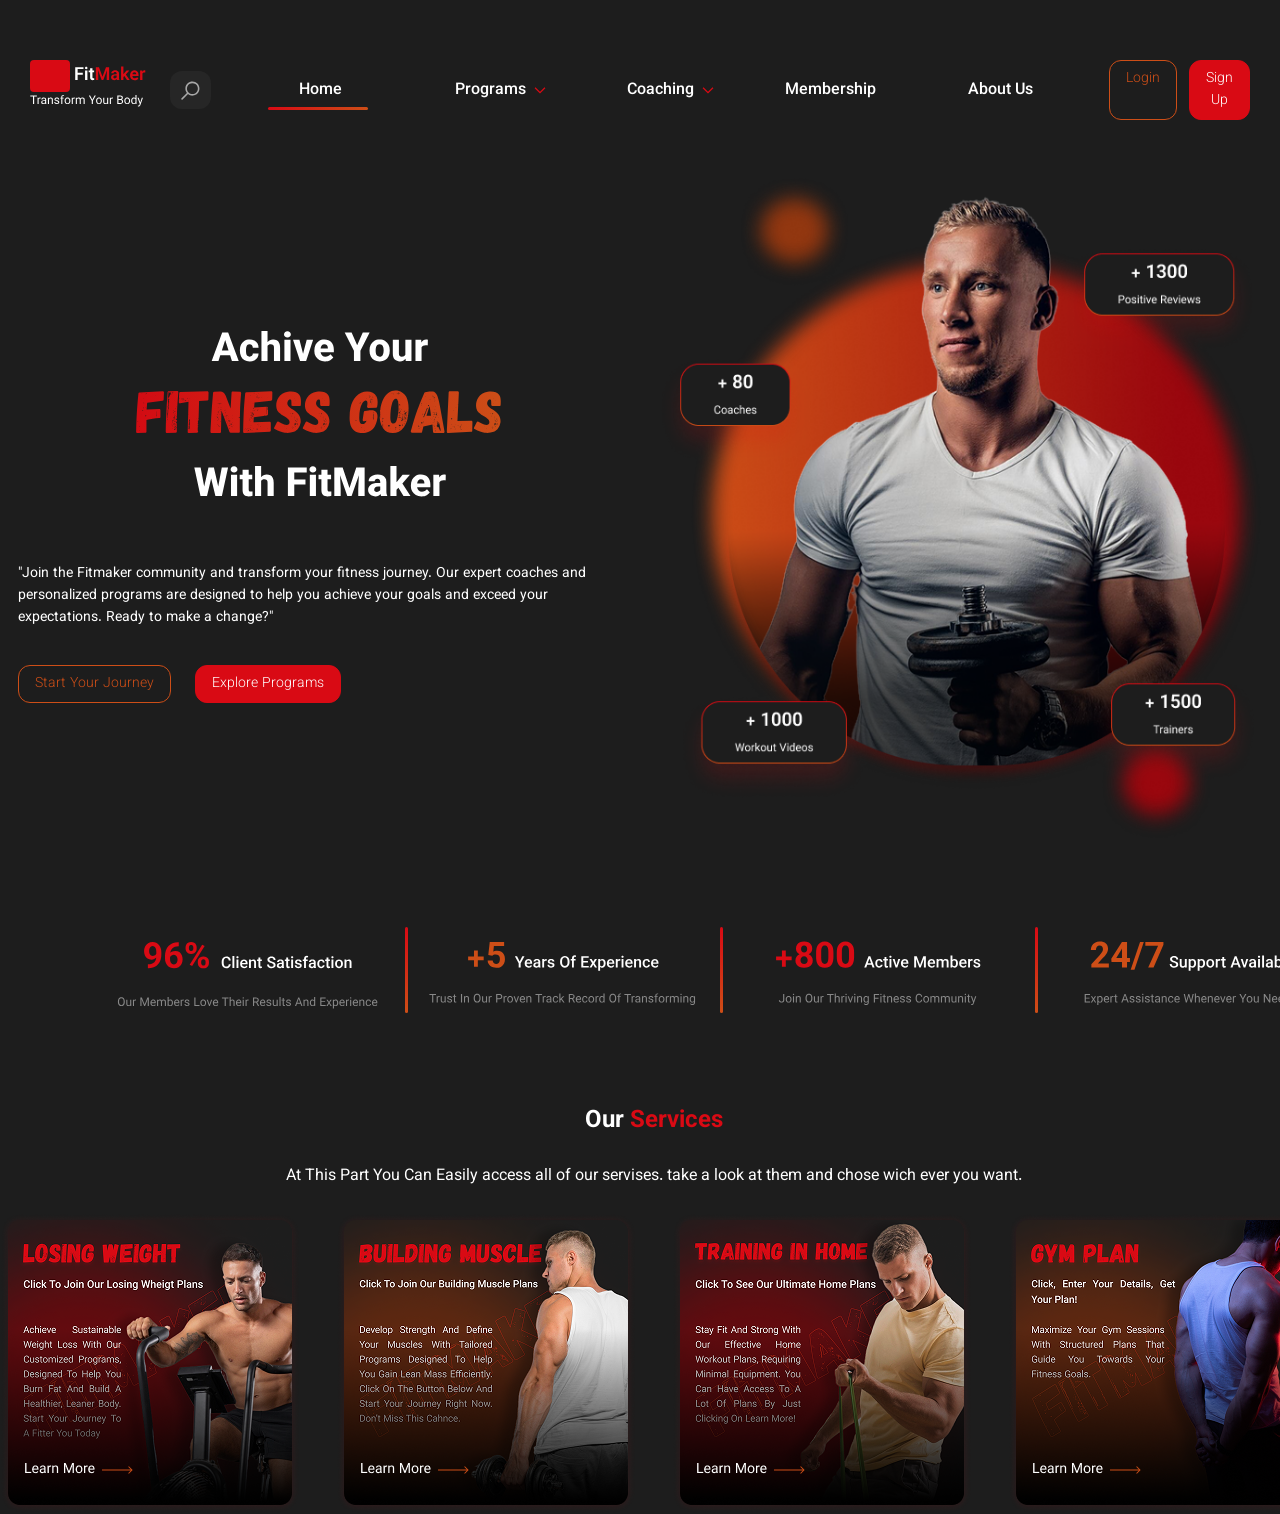
<file: index.html>
<!doctype html>
<html lang="en">
  <head>
    <meta charset="UTF-8" />
    <meta name="viewport" content="width=device-width, initial-scale=1.0" />
    <title>FitMaker</title>
    <link rel="stylesheet" href="css/full.css" />
    <link rel="stylesheet" href="css/header.css" />
    <link rel="stylesheet" href="css/cta.css" />
    <link rel="stylesheet" href="css/services.css" />
  </head>
  <body>
    <header class="header">
      <div class="header-bloc">
        <div class="header-logo">
          <img src="img/img_header/logo_header.svg" alt="FitMaker" />
        </div>
        <button class="header-seacrh">
          <img src="img/img_header/search_header.svg" alt="seacrh" />
        </button>
        <div class="header-seacrh-2">
          <img src="img/img_header/search_header.svg" alt="search" />
          <input type="text" placeholder="Search" />
        </div>
        <button class="burger">
          <span class="burger-span"></span>
        </button>
        <nav class="header-nav">
          <div><a href="#" class="nav-a-1">Home</a></div>
          <div><a href="#" class="nav-a">Programs</a></div>
          <div><a href="#" class="nav-a">Coaching</a></div>
          <div><a href="#">Membership</a></div>
          <div><a href="#">About Us</a></div>
        </nav>
        <!-- Невидемый -->
        <div class="header-nav-1">
          <nav>
            <div><a href="#">Home</a></div>
            <div><a href="#" class="nav-a">Programs</a></div>
            <div><a href="#" class="nav-a">Coaching</a></div>
            <div><a href="#">Membership</a></div>
            <div><a href="#">About Us</a></div>
            <div
              class="header-login-btn header-login-btn-1"
              id="headerLogin-btn2"
            >
              <a class="btn-header btn-orange" href="login.html">Login</a>
              <a class="btn-header btn-header-2 btn-red" href="sign_up.html"
                >Sign Up</a
              >
            </div>
            <!-- 2 -->
            <div class="user-block" id="userBloc2">
              <span class="user-name" id="userName2"></span>
              <button class="btn-logout btn-red" id="btnlogout">
                Выйти из аккаунта
              </button>
            </div>
          </nav>
        </div>

        <div class="header-login-btn" id="headerLogin-btn">
          <a id="bnts-header-1" class="btn-header btn-orange" href="login.html"
            >Login</a
          >
          <a id="bnts-header-2" class="btn-header btn-red" href="sign_up.html"
            >Sign Up</a
          >
        </div>
        <!-- 2 -->
        <div class="user-block" id="userBloc">
          <span class="user-name" id="userName"></span>
          <button class="btn-logout btn-red">Выйти из аккаунта</button>
        </div>
      </div>
    </header>
    <section class="cta">
      <div class="cta-bloc">
        <!-- версия 1440px-->
        <div class="cta-left">
          <div class="cta-titel">
            <img src="img/img_cta/titel_cta.svg" alt="Achive Your" />
          </div>
          <div class="cta-text">
            <p>
              "Join the Fitmaker community and transform your fitness journey.
              Our expert coaches and personalized programs are designed to help
              you achieve your goals and exceed your expectations. Ready to make
              a change?"
            </p>
          </div>
          <div class="cta-btns">
            <button class="cta-btn btn-orange">Start Your Journey</button>
            <button class="cta-btn btn-red">Explore Programs</button>
          </div>
        </div>
        <div class="cta-rights">
          <img src="img/img_cta/img_cta.png" alt="men" />
        </div>
        <!-- версия 430px -->
        <div class="cta-mobail">
          <div class="cta-img">
            <img src="img/img_cta/cta-img.svg" alt="img" />
          </div>

          <div class="cta-text">
            <p>
              "Join the Fitmaker community and transform your fitness journey.
              Our expert coaches and personalized programs are designed to help
              you achieve your goals and exceed your expectations. Ready to make
              a change?"
            </p>
          </div>
          <div class="cta-btns">
            <button class="cta-btn btn-red">Start Your Journey</button>
            <button class="cta-btn btn-orange">Explore Programs</button>
          </div>
        </div>
      </div>
    </section>
    <section class="Our-Website">
      <img src="img/Our-Website.svg" alt="Our-Website" />
    </section>
    <section class="Our-Website-smal">
      <img src="img/Our Website-smal.svg" alt="Our-Website" />
    </section>
    <section class="services">
      <div class="services-bloc">
        <h1>Our <b>Services</b></h1>
        <p>
          At This Part You Can Easily access all of our servises. take a look at
          them and chose wich ever you want.
        </p>
        <div class="services-conteiner">
          <img src="img/img_services/services-img-1.png" alt="Losing Weight " />
          <img src="img/img_services/services-img-2.png" alt="Bulding Muscel" />
          <img src="img/img_services/services-img-3.png" alt="Traing in Home" />
          <img src="img/img_services/services-img-4.png" alt="Gym plan" />
        </div>
      </div>
    </section>
    <script src="js/login.js"></script>
    <script src="js/burger.js"></script>
  </body>
</html>
</file>
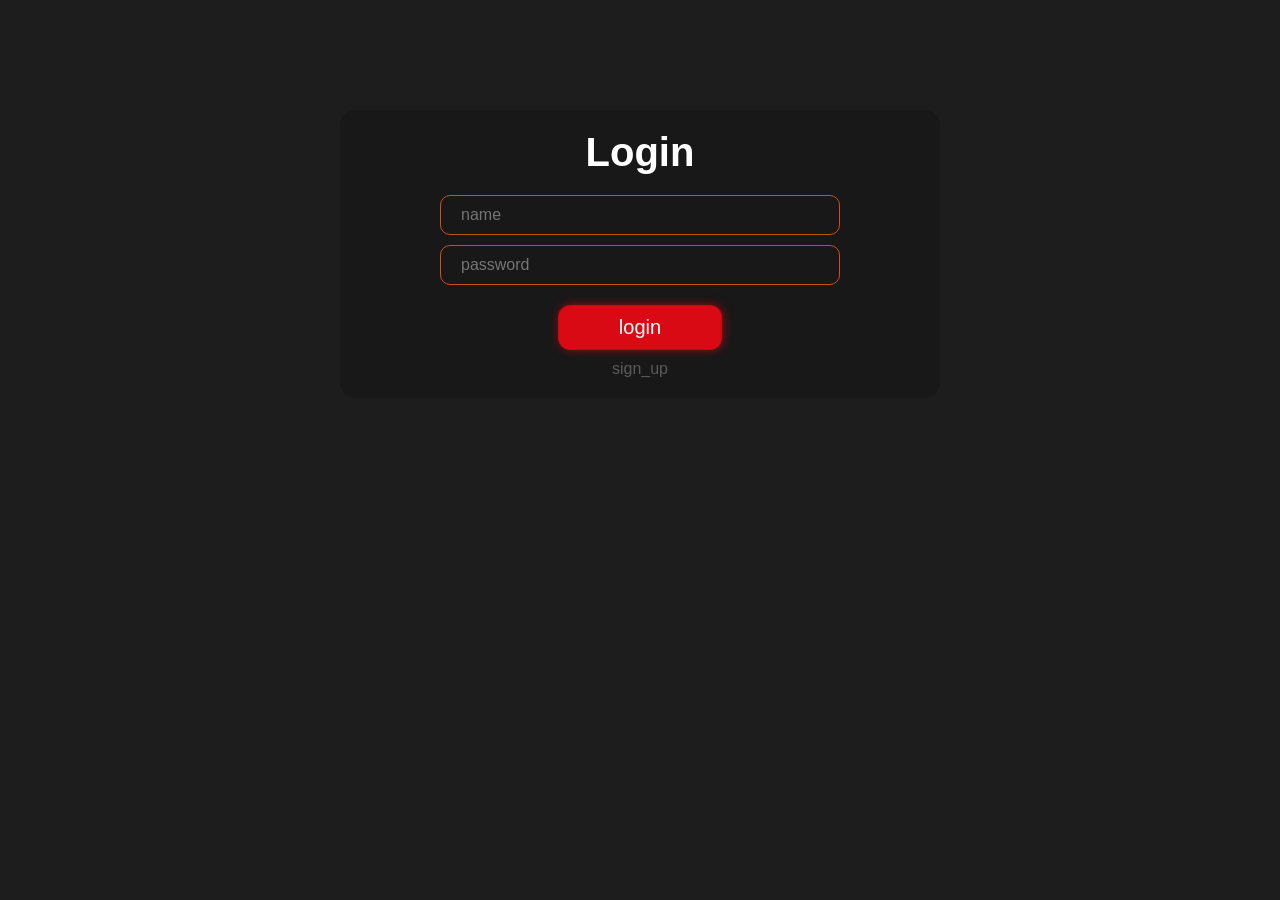
<file: login.html>
<!doctype html>
<html lang="en">
  <head>
    <meta charset="UTF-8" />
    <meta name="viewport" content="width=device-width, initial-scale=1.0" />
    <title>Login</title>
    <link rel="stylesheet" href="css/login.css" />
  </head>
  <body>
    <section class="login">
      <div class="login-bloc">
        <h1>Login</h1>
        <div class="login-bloc-bloc">
          <input class="name-input input" type="text" placeholder="name" />
          <input
            class="password-input input"
            type="password"
            placeholder="password"
          />
        </div>

        <button class="btn-input">login</button>
        <a href="sign_up.html">sign_up</a>
      </div>
    </section>
    <script src="js/login.js"></script>
  </body>
</html>
</file>
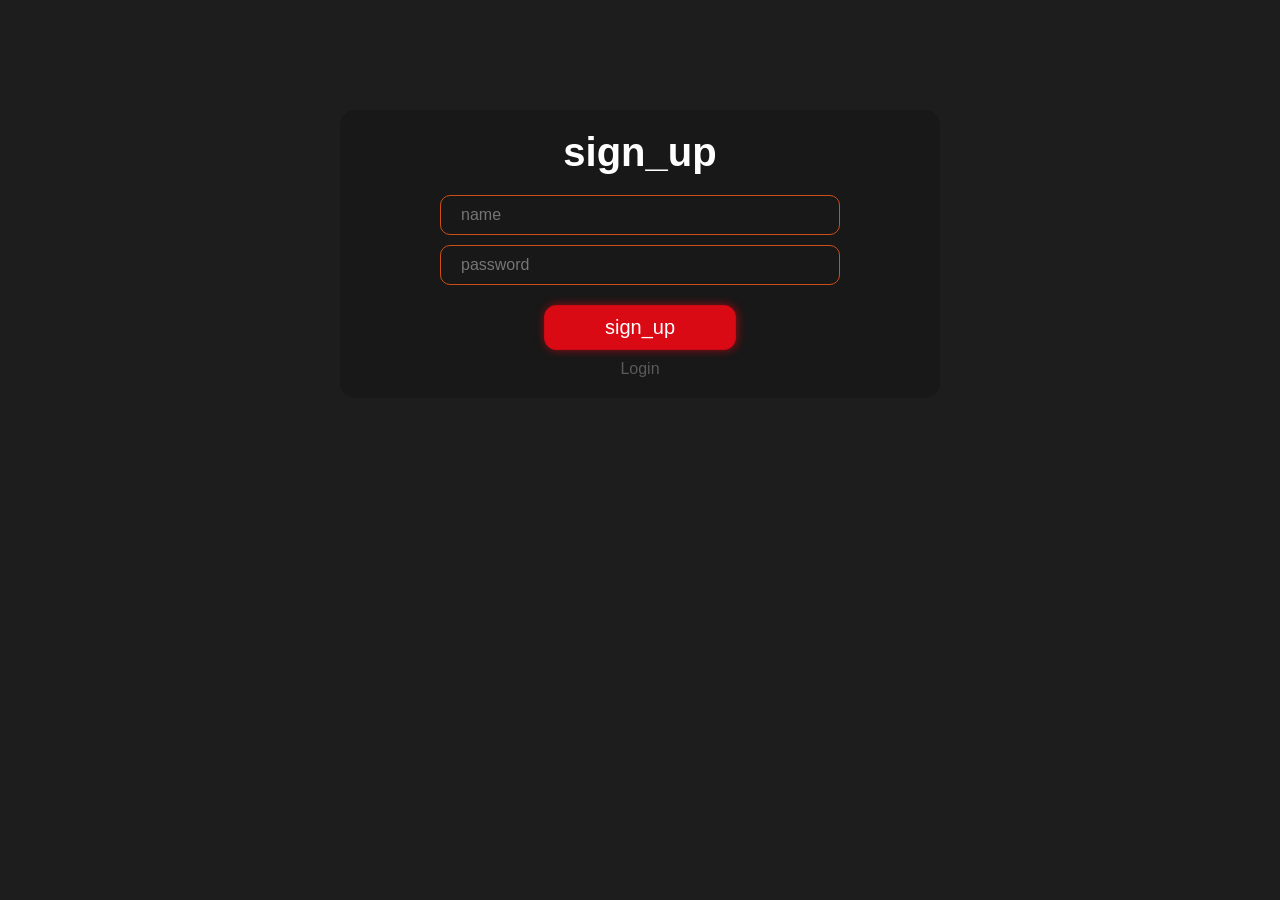
<file: sign_up.html>
<!doctype html>
<html lang="en">
  <head>
    <meta charset="UTF-8" />
    <meta name="viewport" content="width=device-width, initial-scale=1.0" />
    <title>Sign_up</title>
    <link rel="stylesheet" href="css/sign_up.css" />
  </head>
  <body>
    <section class="sign_up">
      <div class="sign_up-bloc">
        <h1>sign_up</h1>
        <div class="sign_up-bloc-bloc">
          <input class="name-input input" type="text" placeholder="name" />
          <input
            class="password-input input"
            type="password"
            placeholder="password"
          />
        </div>

        <button class="btn-input">sign_up</button>
        <a href="login.html">Login</a>
      </div>
    </section>
    <script src="js/sign_up.js"></script>
  </body>
</html>
</file>
<file: css/full.css>
@import url("https://fonts.googleapis.com/css2?family=Source+Sans+3:ital,wght@0,200..900;1,200..900&family=Vazirmatn:wght@100..900&display=swap");

* {
  padding: 0;
  margin: 0;
  box-sizing: border-box;
  font-family: "Vazirmatn", sans-serif;
}

a {
  color: white;
  text-decoration: none;
}

body {
  background-color: #1d1d1d;
  color: white;
}

.btn-orange {
  align-items: center;
  text-align: center;
  font-size: 14px;
  font-weight: 200;
  color: #cd4e17;
  background-color: transparent;
  border: 1px solid #cd4e17;
  padding: 7px 16px;
  border-radius: 12px;
  cursor: pointer;
}

.btn-red {
  align-items: center;
  text-align: center;
  font-size: 14px;
  font-weight: 200;
  color: #ffff;
  background-color: #d90a14;
  border: 1px solid #d90a14;
  padding: 7px 16px;
  border-radius: 12px;
  cursor: pointer;
}

.user-block {
  display: none;
}

@media (max-width: 430px) {
}
</file>
<file: css/header.css>
.header-bloc {
  padding-top: 60px;
  padding-bottom: 28px;
  padding-inline: 98px;
  display: flex;
  gap: 24px;
  justify-content: center;
  align-items: center;
  text-align: center;
}

.header-nav-1 {
  display: none;
}

.header-seacrh {
  display: flex;
  background-color: #262626;
  border: none;
  border-radius: 12px;
  padding: 6.5px 8px;
  cursor: pointer;
  justify-content: center;
  align-items: center;
  text-align: center;
}

.header-nav {
  display: flex;
}

.header-nav div {
  width: 170px;
}

.header-nav div a {
  font-size: 16px;
  font-weight: 500;
}

.header-login-btn {
  display: flex;
  gap: 12px;
}

.nav-a-1 {
  position: relative;
}

.nav-a {
  position: relative;
}

.header-seacrh-2 {
  display: none;
}

.burger {
  display: none;
}

.nav-a::before {
  content: "";
  width: 12px;
  height: 12px;
  background-image: url("/img/img_header/next_header.svg");
  position: absolute;
  right: -20px;
  top: 6.5px;
}

.nav-a-1::before {
  content: "";
  height: 3px;
  width: 100px;
  background: #d90a14;
  background: linear-gradient(
    90deg,
    rgba(217, 10, 20, 1) 0%,
    rgba(205, 78, 23, 1) 100%
  );
  position: absolute;
  bottom: -7px;
  right: -26px;
  border-radius: 10px;
}

.user-block button {
  font-size: 12px;
  padding: 5px;
}

@media (max-width: 430px) {
  .header-bloc {
    gap: 0px;
    padding-top: 24px;
    padding-bottom: 38px;
    padding-inline: 24px;
  }
  .header-logo img {
    width: 97px;
    height: 41px;
  }

  .header-nav {
    display: none;
  }
  .header-seacrh {
    display: none;
  }
  .header-seacrh-2 {
    margin-left: 12px;
    padding: 9.5px;
    gap: 3px;
    border-radius: 12px;
    color: #ffff;
    background-color: #262626;
    display: flex;
  }
  .header-seacrh-2 input {
    outline: none;
    border-radius: 12px;
    border: none;
    background-color: #262626;
    color: #ffff;
  }

  .header-nav-1 {
    display: none;
  }
  .burger {
    position: relative;
    margin: 4.5px;
    display: grid;
    width: 100%;
    max-width: 30px;
    height: 100vh;
    max-width: 25px;
    cursor: pointer;
    border: none;
    background-color: transparent;
    transition: 0.5s;
  }

  .burger::after,
  .burger::before,
  .burger span {
    border-radius: 10px;
    position: absolute;
    width: 100%;
    height: 3px;
    background-color: #ffff;
  }

  .burger span {
    top: 11px;
  }

  .burger::before {
    content: "";
    top: 0;
  }
  .burger::after {
    content: "";
    bottom: 0;
  }

  .burger-active span {
    transform: rotate(45deg);

    top: 12px;
  }

  .burger-active::before {
    transform: rotate(45deg);

    top: 12px;
  }
  .burger-active::after {
    transform: rotate(-45deg);

    bottom: 10px;
  }
  .header-nav-1 {
    position: fixed;
    left: -200px;
    top: 0;
    padding-left: 30px;
    padding-right: 30px;
    padding-top: 50px;
    padding-bottom: 50px;
    border-top-right-radius: 10px;
    border-bottom-right-radius: 10px;
    display: grid;
    z-index: 1;
    background-color: #202020;
    transition: 0.7s;
  }
  .active {
    position: fixed;
    top: 0;
    left: 0;
    display: grid;
    padding-left: 30px;
    padding-right: 30px;
    padding-top: 50px;
    padding-bottom: 50px;
    border-top-right-radius: 10px;
    border-bottom-right-radius: 10px;
    z-index: 1;
    background-color: #202020;
    transition: 0.7s;
  }
  #bnts-header-1,
  #bnts-header-2,
  #headerLogin-btn {
    display: none;
  }
  #userBloc2 {
    display: none;
  }
  #user-bloc {
    display: none;
  }
  .header-login-btn-1 {
    padding-top: 10px;
    display: grid;
  }
  .btn-header-2 {
    display: none;
  }
  .header-login-btn {
    display: none;
    justify-content: center;
  }
  #btnlogout {
    font-size: 12px;
  }
}

@media (max-width: 768px) {
  .header-bloc {
    display: flex;
    gap: 0px;
    padding-top: 24px;
    padding-bottom: 38px;
    padding-inline: 24px;
  }

  .header-nav {
    display: none;
  }
  .header-seacrh {
    display: none;
  }
  .header-seacrh-2 {
    flex: 0.9;
    margin-left: 12px;
    margin-right: 12px;
    padding: 9.5px;
    gap: 3px;
    border-radius: 12px;
    color: #ffff;
    background-color: #262626;
    display: flex;
  }
  .header-seacrh-2 input {
    outline: none;
    border-radius: 12px;
    border: none;
    background-color: #262626;
    color: #ffff;
  }
  .header-nav-1 {
    display: none;
  }
  .burger {
    position: relative;
    margin: 4.5px;
    display: grid;
    width: 30px;
    height: 25px;
    cursor: pointer;
    border: none;
    background-color: transparent;
  }

  .burger::after,
  .burger::before,
  .burger span {
    border-radius: 10px;
    position: absolute;
    width: 100%;
    height: 3px;
    background-color: #ffff;
  }

  .burger span {
    top: 11px;
  }

  .burger::before {
    content: "";
    top: 0;
  }
  .burger::after {
    content: "";
    bottom: 0;
  }

  .burger-active span {
    transform: rotate(45deg);

    top: 12px;
  }

  .burger-active::before {
    transform: rotate(45deg);

    top: 12px;
  }
  .burger-active::after {
    transform: rotate(-45deg);

    bottom: 10px;
  }
  .header-nav-1 {
    position: fixed;
    left: -200px;
    top: 0;
    padding-left: 30px;
    padding-right: 30px;
    padding-top: 50px;
    padding-bottom: 50px;
    border-top-right-radius: 10px;
    border-bottom-right-radius: 10px;
    display: grid;
    z-index: 1;
    background-color: #202020;
    transition: 0.5s;
  }
  .active {
    position: fixed;
    top: 0;
    left: 0;
    display: grid;
    padding-left: 30px;
    padding-right: 30px;
    padding-top: 50px;
    padding-bottom: 50px;
    border-top-right-radius: 10px;
    border-bottom-right-radius: 10px;
    z-index: 1;
    background-color: #202020;
    transition: 0.5s;
  }
  #bnts-header-1,
  #bnts-header-2,
  #headerLogin-btn {
    display: none;
  }
  #userBloc2 {
    display: none;
  }
  #user-bloc {
    display: none;
  }
  .header-login-btn-1 {
    padding-top: 10px;
    display: grid;
  }
  .btn-header-2 {
    display: none;
  }
  .header-login-btn {
    display: none;
    justify-content: center;
  }
  #btnlogout {
    font-size: 12px;
  }
}
</file>
<file: css/cta.css>
.cta {
  margin-top: 28px;
  margin-bottom: 80px;
}
.cta-bloc {
  display: flex;
  align-items: center;
  text-align: center;
  justify-content: center;
  gap: 36px;
}

.cta-left {
  display: grid;
  text-align: start;
  align-items: start;
  gap: 36px;
  padding-block: 141px;
  margin-left: 98px;
  color: white;
}

.cta-left p {
  font-size: 14px;
  font-weight: 400;
}

.cta-titel {
  align-items: center;
  text-align: center;
}

.cta-btns {
  display: flex;
  gap: 24px;
}

.cta-rights {
  padding-right: 98px;
}
.cta-rights img {
  width: 604px;
  height: 662px;
}

.cta-mobail {
  display: none;
}
.cta-img {
  display: none;
}

@media (max-width: 430px) {
  .cta-img {
    display: block;
  }
  .cta-left {
    display: none;
  }
  .cta-rights {
    display: none;
  }
  .cta {
    margin-top: 0px;
    margin-bottom: 36px;
    padding-inline: 24px;
  }

  .cta-mobail {
    position: relative;
    align-items: center;
    justify-content: center;
    padding-inline: 24px;
    text-align: start;
    display: grid;
    gap: 16px;
  }

  .cta-mobail::after {
    z-index: -1;
    position: absolute;
    content: "";
    width: 0px;
    height: 0px;
    left: 0px;
    background-color: #712b0d;
    box-shadow: 0px 0px 1000px 100px #712b0d; /* Большой радиус размытия и растяжения */
    filter: blur(20px); /* Полностью размывает жесткие края */
  }

  .cta-mobail p {
    filter: drop-shadow(7px 8px 8px #00000071);
  }

  .cta-mobail::before {
    z-index: -1;
    position: absolute;
    content: "";
    width: 0px;
    height: 0px;
    right: 0px;
    background-color: #77060b;
    box-shadow: 0px 0px 1000px 100px #77060b;
    filter: blur(20px);
  }

  .cta-btns {
    align-items: center;
    justify-content: center;
  }
}

@media (max-width: 768px) {
  .cta-img {
    display: grid;
    justify-content: none;
    align-items: center;
    text-align: center;
  }
  .cta-img img {
    max-width: 768px;
    width: 100%;
  }
  .cta-left {
    display: none;
  }
  .cta-rights {
    display: none;
  }
  .cta {
    margin-top: 0px;
    margin-bottom: 36px;
    padding-inline: 24px;
  }

  .cta-mobail {
    position: relative;
    align-items: center;
    justify-content: center;
    padding-inline: 24px;
    text-align: start;
    display: grid;
    gap: 20px;
  }

  .cta-mobail::after {
    z-index: -1;
    position: absolute;
    content: "";
    width: 0px;
    height: 0px;
    left: 0px;
    background-color: #712b0d;
    box-shadow: 0px 0px 1000px 100px #712b0d; /* Большой радиус размытия и растяжения */
    filter: blur(20px); /* Полностью размывает жесткие края */
  }

  .cta-mobail p {
    filter: drop-shadow(7px 8px 8px #00000071);
  }

  .cta-mobail::before {
    z-index: -1;
    position: absolute;
    content: "";
    width: 0px;
    height: 0px;
    right: 0px;
    background-color: #77060b;
    box-shadow: 0px 0px 1000px 100px #77060b;
    filter: blur(20px);
  }

  .cta-btns {
    align-items: center;
    justify-content: center;
  }
  .cta-btns button {
    font-size: 12px;
  }
}
</file>
<file: css/services.css>
.services {
  margin-top: 80px;
}

.services-bloc {
  display: grid;
  gap: 24px;
  text-align: center;
  align-items: center;
}

.services-bloc b {
  color: #d90a14;
}
.Our-Website-smal {
  display: none;
}

.services-conteiner {
  display: flex;
  gap: 36px;
  justify-content: center;
  text-align: center;
  align-items: center;
}

@media (max-width: 430px) {
  .services-bloc {
    justify-content: center;
    align-items: center;
    text-align: center;

    padding-inline: 24px;
    display: grid;
  }
  .services-bloc p {
    font-size: 12px;
  }

  .services-bloc h1 {
    font-size: 20px;
  }
  .Our-Website {
    display: none;
  }

  .Our-Website-smal {
    position: relative;
    display: grid;
    width: 430px;
    height: 316px;
  }
  .Our-Website-smal::before {
    position: absolute;
    content: "";
    top: 50%;
    left: 50%;
    right: 50%;
    width: 400;
    height: 300;
    filter: blur(150px);
    background-color: #77060b;
    box-shadow: 0px 0px 1000px 100px #77060b;
  }

  .services-conteiner {
    justify-content: center;
    align-items: center;
    text-align: center;
    gap: 24px;
    display: grid;
    position: relative;
  }
  .services-conteiner img {
    width: 100%;
    max-width: 382px;
    height: 379px;
  }
  .services-conteiner::before {
    position: absolute;
    content: "";
    width: 300px;
    height: 600px;
    background-color: #77060b;
    filter: blur(500px);
    box-shadow: 0px 0px 1000px 30px #77060b;
    top: 20%;
  }
}

@media (max-width: 768px) {
  .services-bloc {
    justify-content: center;
    align-items: center;
    text-align: center;

    padding-inline: 24px;
    display: grid;
  }
  .services-bloc p {
    font-size: 12px;
  }

  .services-bloc h1 {
    font-size: 28px;
  }
  .Our-Website {
    display: none;
  }

  .Our-Website-smal {
    align-items: center;
    text-align: center;
    position: relative;
    display: grid;
    width: 100%;
    max-width: 768px;
    min-height: 316px;
  }
  .Our-Website-smal img {
    width: 100%;
    max-width: 768px;
    min-height: 316px;
  }
  .Our-Website-smal::before {
    position: absolute;
    content: "";
    top: 50%;
    left: 50%;
    right: 50%;
    width: 400;
    height: 300;
    filter: blur(150px);
    background-color: #77060b;
    box-shadow: 0px 0px 1000px 100px #77060b;
  }
  .services-conteiner {
    justify-content: center;
    align-items: center;
    text-align: center;
    gap: 24px;
    display: grid;
    position: relative;
  }
  .services-conteiner img {
    width: 450px;
  }
  .services-conteiner::before {
    position: absolute;
    content: "";
    width: 300px;
    height: 600px;
    background-color: #77060b;
    filter: blur(500px);
    box-shadow: 0px 0px 1000px 30px #77060b;
    top: 20%;
  }
}
</file>
<file: css/login.css>
* {
  padding: 0;
  margin: 0;
  box-sizing: border-box;
  font-family: "Vazirmatn", sans-serif;
}

body {
  background-color: #1d1d1d;
  color: white;
}

.login {
  display: grid;
  gap: 10px;
  align-items: center;
  text-align: center;
  justify-content: center;
  margin: 100px auto;
}

.login-bloc {
  align-items: center;
  text-align: center;
  justify-content: center;
  border-radius: 15px;
  display: flex;
  flex-direction: column;
  gap: 10px;
  background-color: rgb(24, 24, 24);
  padding: 20px 100px;
  margin: 10px auto;
}

.login-bloc-bloc {
  align-items: center;
  text-align: center;
  justify-content: center;
  display: grid;
  grid-template-columns: 400px;

  gap: 10px;
}

.login-bloc h1 {
  padding-bottom: 10px;
  font-size: 40px;
}

.input {
  font-size: 16px;
  padding: 10px 20px;
  border-radius: 10px;
  color: #cd4e17;
  background-color: transparent;
  border: 1px solid #cd4e17;
  outline: none;
  transition: 0.3s;
}

.input:focus {
  border-color: #cd4e17;
  box-shadow: 0 0 0 4px #5e270f86;
}

.btn-input {
  cursor: pointer;
  margin-top: 10px;
  align-items: center;
  text-align: center;
  font-size: 20px;
  font-weight: 100;
  color: #ffff;
  background-color: #d90a14;
  border: 1px solid #c70a14;
  padding: 10px 60px;
  border-radius: 12px;
  transition: 0.5s;
  box-shadow: 1px 0px 10px #970b12;
}

.btn-input:hover {
  background-color: #d90a14bb;
  border: 1px solid #970b12;
}

a {
  text-decoration: none;
  color: rgb(90, 90, 90);
}
@media (max-width: 768px) {
  .login {
    display: grid;
    margin: 150px auto;
    margin-inline: 20px;
  }
  .login-bloc {
    border-radius: 15px;
    display: flex;
    flex-direction: column;
    gap: 10px;
    background-color: rgb(24, 24, 24);
    padding: 20px 50px;
    margin: 10px auto;
  }

  .input {
    font-size: 14px;
    padding: 10px 20px;
    border-radius: 10px;
    color: #cd4e17;
    background-color: transparent;
    border: 1px solid #cd4e17;
    outline: none;
    transition: 0.3s;
  }
  .btn-input {
    cursor: pointer;
    margin-top: 10px;
    align-items: center;
    text-align: center;
    font-size: 20px;
    font-weight: 100;
    color: #ffff;
    background-color: #d90a14;
    border: 1px solid #c70a14;
    padding: 8px 50px;
    border-radius: 12px;
    transition: 0.5s;
    box-shadow: 1px 0px 10px #970b12;
  }
  a {
    font-size: 16px;
    text-decoration: none;
    color: rgb(90, 90, 90);
  }
  .login-bloc h1 {
    padding-bottom: 10px;
    font-size: 35px;
  }
}

@media (max-width: 430px) {
  .login {
    display: grid;
    margin: 200px auto;
  }
  .login-bloc {
    border-radius: 15px;
    display: flex;
    flex-direction: column;
    gap: 10px;
    background-color: rgb(24, 24, 24);
    padding: 20px 0px;
    margin: 10px auto;
  }

  .input {
    margin-inline: 50px;
    font-size: 12px;
    padding: 8px 20px;
    border-radius: 10px;
    color: #cd4e17;
    background-color: transparent;
    border: 1px solid #cd4e17;
    outline: none;
    transition: 0.3s;
  }
  .btn-input {
    cursor: pointer;
    margin-top: 10px;
    align-items: center;
    text-align: center;
    font-size: 15px;
    font-weight: 100;
    color: #ffff;
    background-color: #d90a14;
    border: 1px solid #c70a14;
    padding: 8px 50px;
    border-radius: 12px;
    transition: 0.5s;
    box-shadow: 1px 0px 10px #970b12;
  }
  a {
    font-size: 12px;
    text-decoration: none;
    color: rgb(90, 90, 90);
  }
  .login-bloc h1 {
    padding-bottom: 10px;
    font-size: 30px;
  }
}
</file>
<file: css/sign_up.css>
* {
  padding: 0;
  margin: 0;
  box-sizing: border-box;
  font-family: "Vazirmatn", sans-serif;
}

body {
  background-color: #1d1d1d;
  color: white;
}

.sign_up {
  display: grid;
  gap: 10px;
  align-items: center;
  text-align: center;
  justify-content: center;
  margin: 100px auto;
}

.sign_up-bloc {
  align-items: center;
  text-align: center;
  justify-content: center;
  border-radius: 15px;
  display: flex;
  flex-direction: column;
  gap: 10px;
  background-color: rgb(24, 24, 24);
  padding: 20px 100px;
  margin: 10px auto;
}

.sign_up-bloc-bloc {
  align-items: center;
  text-align: center;
  justify-content: center;
  display: grid;
  grid-template-columns: 400px;

  gap: 10px;
}

.sign_up-bloc h1 {
  padding-bottom: 10px;
  font-size: 40px;
}

.input {
  font-size: 16px;
  padding: 10px 20px;
  border-radius: 10px;
  color: #cd4e17;
  background-color: transparent;
  border: 1px solid #cd4e17;
  outline: none;
  transition: 0.3s;
}

.input:focus {
  border-color: #cd4e17;
  box-shadow: 0 0 0 4px #5e270f86;
}

.btn-input {
  cursor: pointer;
  margin-top: 10px;
  align-items: center;
  text-align: center;
  font-size: 20px;
  font-weight: 100;
  color: #ffff;
  background-color: #d90a14;
  border: 1px solid #c70a14;
  padding: 10px 60px;
  border-radius: 12px;
  transition: 0.5s;
  box-shadow: 1px 0px 10px #970b12;
}

.btn-input:hover {
  background-color: #d90a14bb;
  border: 1px solid #970b12;
}

a {
  text-decoration: none;
  color: rgb(90, 90, 90);
}

@media (max-width: 768px) {
  .login {
    display: grid;
    margin: 150px auto;
    margin-inline: 20px;
  }
  .login-bloc {
    border-radius: 15px;
    display: flex;
    flex-direction: column;
    gap: 10px;
    background-color: rgb(24, 24, 24);
    padding: 20px 50px;
    margin: 10px auto;
  }

  .input {
    font-size: 14px;
    padding: 10px 20px;
    border-radius: 10px;
    color: #cd4e17;
    background-color: transparent;
    border: 1px solid #cd4e17;
    outline: none;
    transition: 0.3s;
  }
  .btn-input {
    cursor: pointer;
    margin-top: 10px;
    align-items: center;
    text-align: center;
    font-size: 20px;
    font-weight: 100;
    color: #ffff;
    background-color: #d90a14;
    border: 1px solid #c70a14;
    padding: 8px 50px;
    border-radius: 12px;
    transition: 0.5s;
    box-shadow: 1px 0px 10px #970b12;
  }
  a {
    font-size: 16px;
    text-decoration: none;
    color: rgb(90, 90, 90);
  }
  .login-bloc h1 {
    padding-bottom: 10px;
    font-size: 35px;
  }
}

@media (max-width: 430px) {
  .sign_up {
    display: grid;
    margin: 200px auto;
  }
  .sign_up-bloc {
    border-radius: 15px;
    display: flex;
    flex-direction: column;
    gap: 10px;
    background-color: rgb(24, 24, 24);
    padding: 20px 0px;
    margin: 10px auto;
  }

  .input {
    margin-inline: 50px;
    font-size: 12px;
    padding: 8px 20px;
    border-radius: 10px;
    color: #cd4e17;
    background-color: transparent;
    border: 1px solid #cd4e17;
    outline: none;
    transition: 0.3s;
  }
  .btn-input {
    cursor: pointer;
    margin-top: 10px;
    align-items: center;
    text-align: center;
    font-size: 15px;
    font-weight: 100;
    color: #ffff;
    background-color: #d90a14;
    border: 1px solid #c70a14;
    padding: 8px 50px;
    border-radius: 12px;
    transition: 0.5s;
    box-shadow: 1px 0px 10px #970b12;
  }
  a {
    font-size: 12px;
    text-decoration: none;
    color: rgb(90, 90, 90);
  }
  .sign_up-bloc h1 {
    padding-bottom: 10px;
    font-size: 30px;
  }
}
</file>
